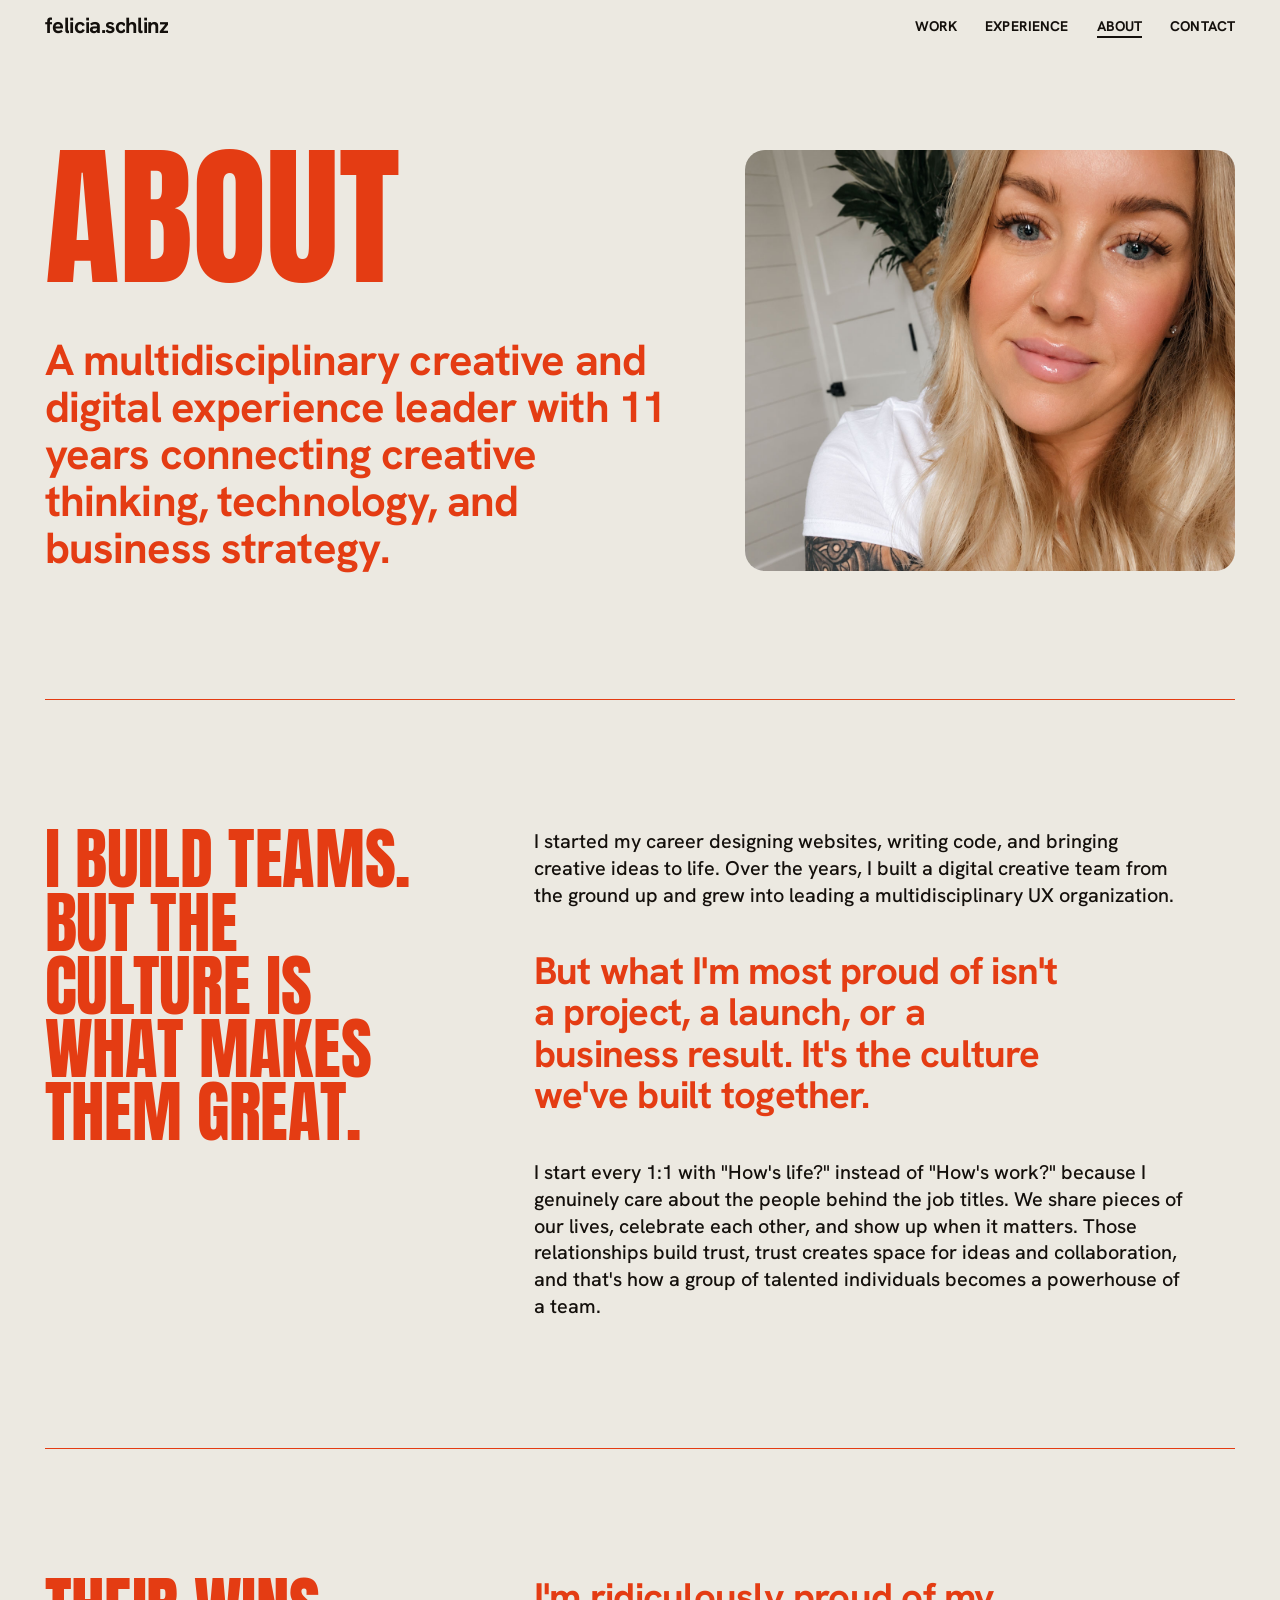
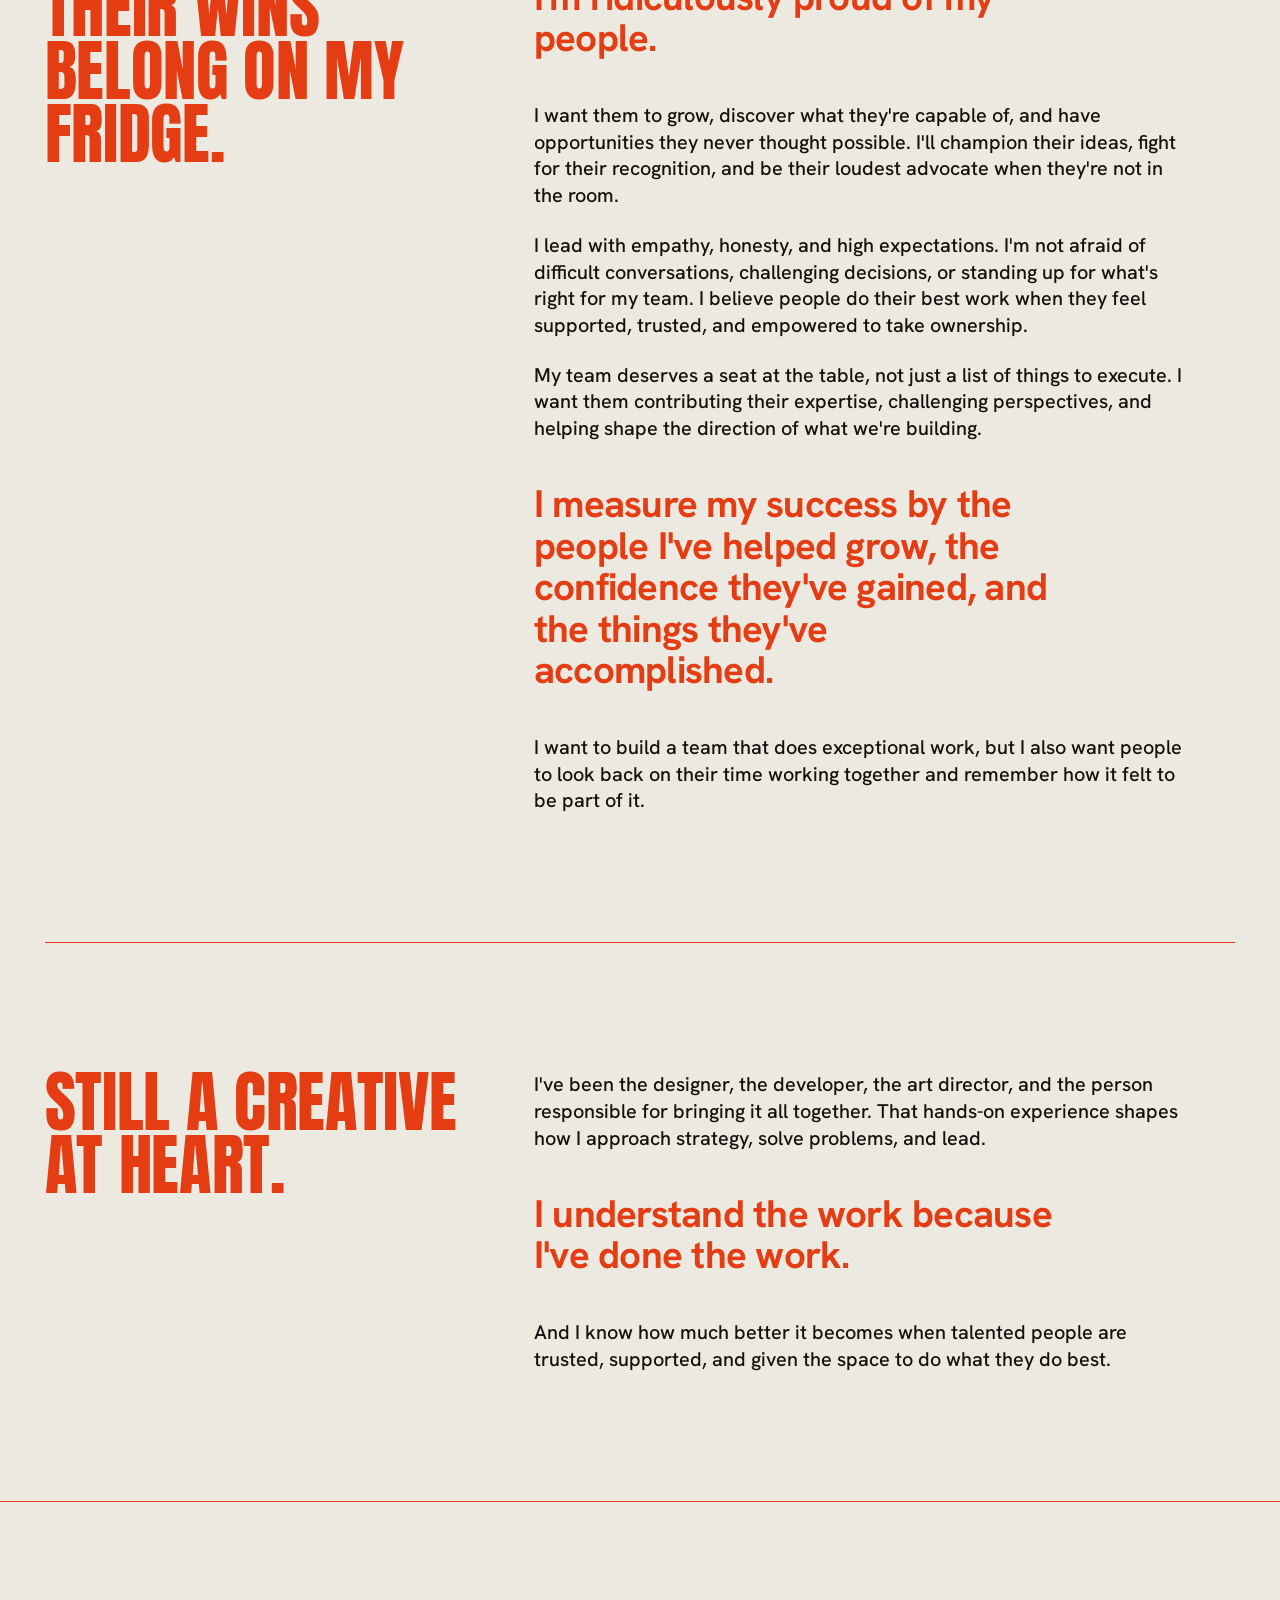
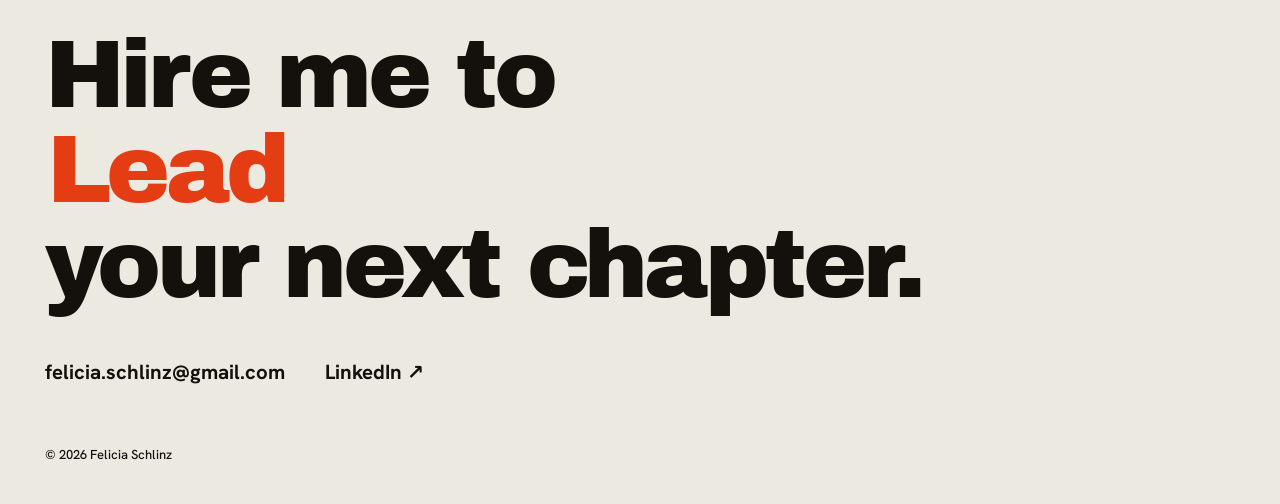
<file: about.html>
<!DOCTYPE html>
<html lang="en">
<head>
<meta charset="utf-8">
<meta name="viewport" content="width=device-width, initial-scale=1, viewport-fit=cover">
<title>About — Felicia Schlinz</title>
<link rel="preconnect" href="https://fonts.googleapis.com">
<link rel="preconnect" href="https://fonts.gstatic.com" crossorigin>
<link href="https://fonts.googleapis.com/css2?family=Anton&family=Archivo+Black&family=Hanken+Grotesk:wght@400;500;700&display=swap" rel="stylesheet">
<link rel="stylesheet" href="styles.css">
<style>
h1.page{color:var(--o);font-family:var(--display);font-weight:400;text-transform:uppercase;font-size:clamp(64px,15vw,230px);line-height:.88;margin:0;letter-spacing:-.005em}
.chap{display:grid;grid-template-columns:1fr 1.7fr;gap:clamp(24px,6vw,100px);padding-top:clamp(70px,10vw,140px);border-top:1.5px solid var(--o);margin-top:clamp(70px,10vw,140px)}
@media(max-width:800px){.chap{grid-template-columns:1fr;gap:22px}}
.chap h2{font-size:clamp(40px,5.2vw,84px);line-height:.95;position:sticky;top:90px;align-self:start}
@media(max-width:800px){.chap h2{position:static}}
.chap p{font-size:clamp(18px,1.55vw,21px);max-width:60ch;margin:0 0 1.15em}
.chap p.pull{font-size:clamp(26px,3vw,44px);font-weight:700;line-height:1.08;letter-spacing:-.02em;color:var(--o);max-width:24ch;margin:1.1em 0}
.chap p:last-child{margin-bottom:0}
.top{display:grid;grid-template-columns:1.3fr 1fr;gap:clamp(24px,5vw,80px);align-items:stretch}
.top h1.page{font-size:clamp(56px,12vw,200px)}
.top .statement{margin:clamp(28px,4vw,56px) 0 0;max-width:30ch}
@media(max-width:800px){.top{grid-template-columns:1fr}}
.photo{margin:0;position:relative;overflow:hidden;border-radius:20px;min-height:360px}
@media(max-width:800px){.photo{min-height:0;aspect-ratio:4/5}}
.photo:not(.ph){background:var(--card)}
.photo img{position:absolute;inset:0;display:block;width:100%;height:100%;object-fit:cover;object-position:70% 20%}
.photo.ph{display:flex;align-items:center;justify-content:center;background:var(--card);border:2px dashed var(--o)}
.photo .hint{position:relative;margin:16px;padding:6px 12px;border-radius:99px;background:var(--bg);color:var(--ot);font-size:13px;font-weight:700;text-align:center}
</style>
</head>
<body>
<a class="skip" href="#top">Skip to content</a>
<div id="site-nav"></div>
<script src="nav.js"></script>

<main id="top">
<section class="pad" style="padding-top:150px">
  <div class="top rv">
    <div>
      <h1 class="page">About</h1>
      <p class="statement">A multidisciplinary creative and digital experience leader with 11 years connecting creative thinking, technology, and business strategy.</p>
    </div>
    <!-- Photo: assets/Felicia.jpg (shown in its natural colors) -->
    <figure class="photo"><img src="assets/Felicia.jpg" alt="Portrait of Felicia Schlinz" width="1242" height="1242"></figure>
  </div>

  <div class="chap rv">
    <h2>I build teams. But the culture is what makes them great.</h2>
    <div>
      <p>I started my career designing websites, writing code, and bringing creative ideas to life. Over the years, I built a digital creative team from the ground up and grew into leading a multidisciplinary UX organization.</p>
      <p class="pull">But what I'm most proud of isn't a project, a launch, or a business result. It's the culture we've built together.</p>
      <p>I start every 1:1 with "How's life?" instead of "How's work?" because I genuinely care about the people behind the job titles. We share pieces of our lives, celebrate each other, and show up when it matters. Those relationships build trust, trust creates space for ideas and collaboration, and that's how a group of talented individuals becomes a powerhouse of a team.</p>
    </div>
  </div>

  <div class="chap rv">
    <h2>Their wins belong on my fridge.</h2>
    <div>
      <p class="pull" style="margin-top:0">I'm ridiculously proud of my people.</p>
      <p>I want them to grow, discover what they're capable of, and have opportunities they never thought possible. I'll champion their ideas, fight for their recognition, and be their loudest advocate when they're not in the room.</p>
      <p>I lead with empathy, honesty, and high expectations. I'm not afraid of difficult conversations, challenging decisions, or standing up for what's right for my team. I believe people do their best work when they feel supported, trusted, and empowered to take ownership.</p>
      <p>My team deserves a seat at the table, not just a list of things to execute. I want them contributing their expertise, challenging perspectives, and helping shape the direction of what we're building.</p>
      <p class="pull">I measure my success by the people I've helped grow, the confidence they've gained, and the things they've accomplished.</p>
      <p>I want to build a team that does exceptional work, but I also want people to look back on their time working together and remember how it felt to be part of it.</p>
    </div>
  </div>

  <div class="chap rv">
    <h2>Still a creative at heart.</h2>
    <div>
      <p>I've been the designer, the developer, the art director, and the person responsible for bringing it all together. That hands-on experience shapes how I approach strategy, solve problems, and lead.</p>
      <p class="pull">I understand the work because I've done the work.</p>
      <p>And I know how much better it becomes when talented people are trusted, supported, and given the space to do what they do best.</p>
    </div>
  </div>
</section>

</main>
<div id="site-footer"></div>
<script src="footer.js"></script>

<script>
  var io = new IntersectionObserver(function (es) {
    es.forEach(function (x) { if (x.isIntersecting) { x.target.classList.add('in'); io.unobserve(x.target); } });
  }, { threshold: 0.05 });
  document.querySelectorAll('.rv').forEach(function (el) { io.observe(el); });

  // until the photo file exists, show a labelled placeholder that says which file to add
  var photo = document.querySelector('.photo'), pimg = photo.querySelector('img');
  function noPhoto() {
    photo.classList.add('ph');
    photo.innerHTML = '<span class="hint">Add photo: ' + pimg.getAttribute('src') + '</span>';
  }
  pimg.addEventListener('error', noPhoto);
  if (pimg.complete && pimg.naturalWidth === 0) noPhoto();
</script>
</body>
</html>
</file>
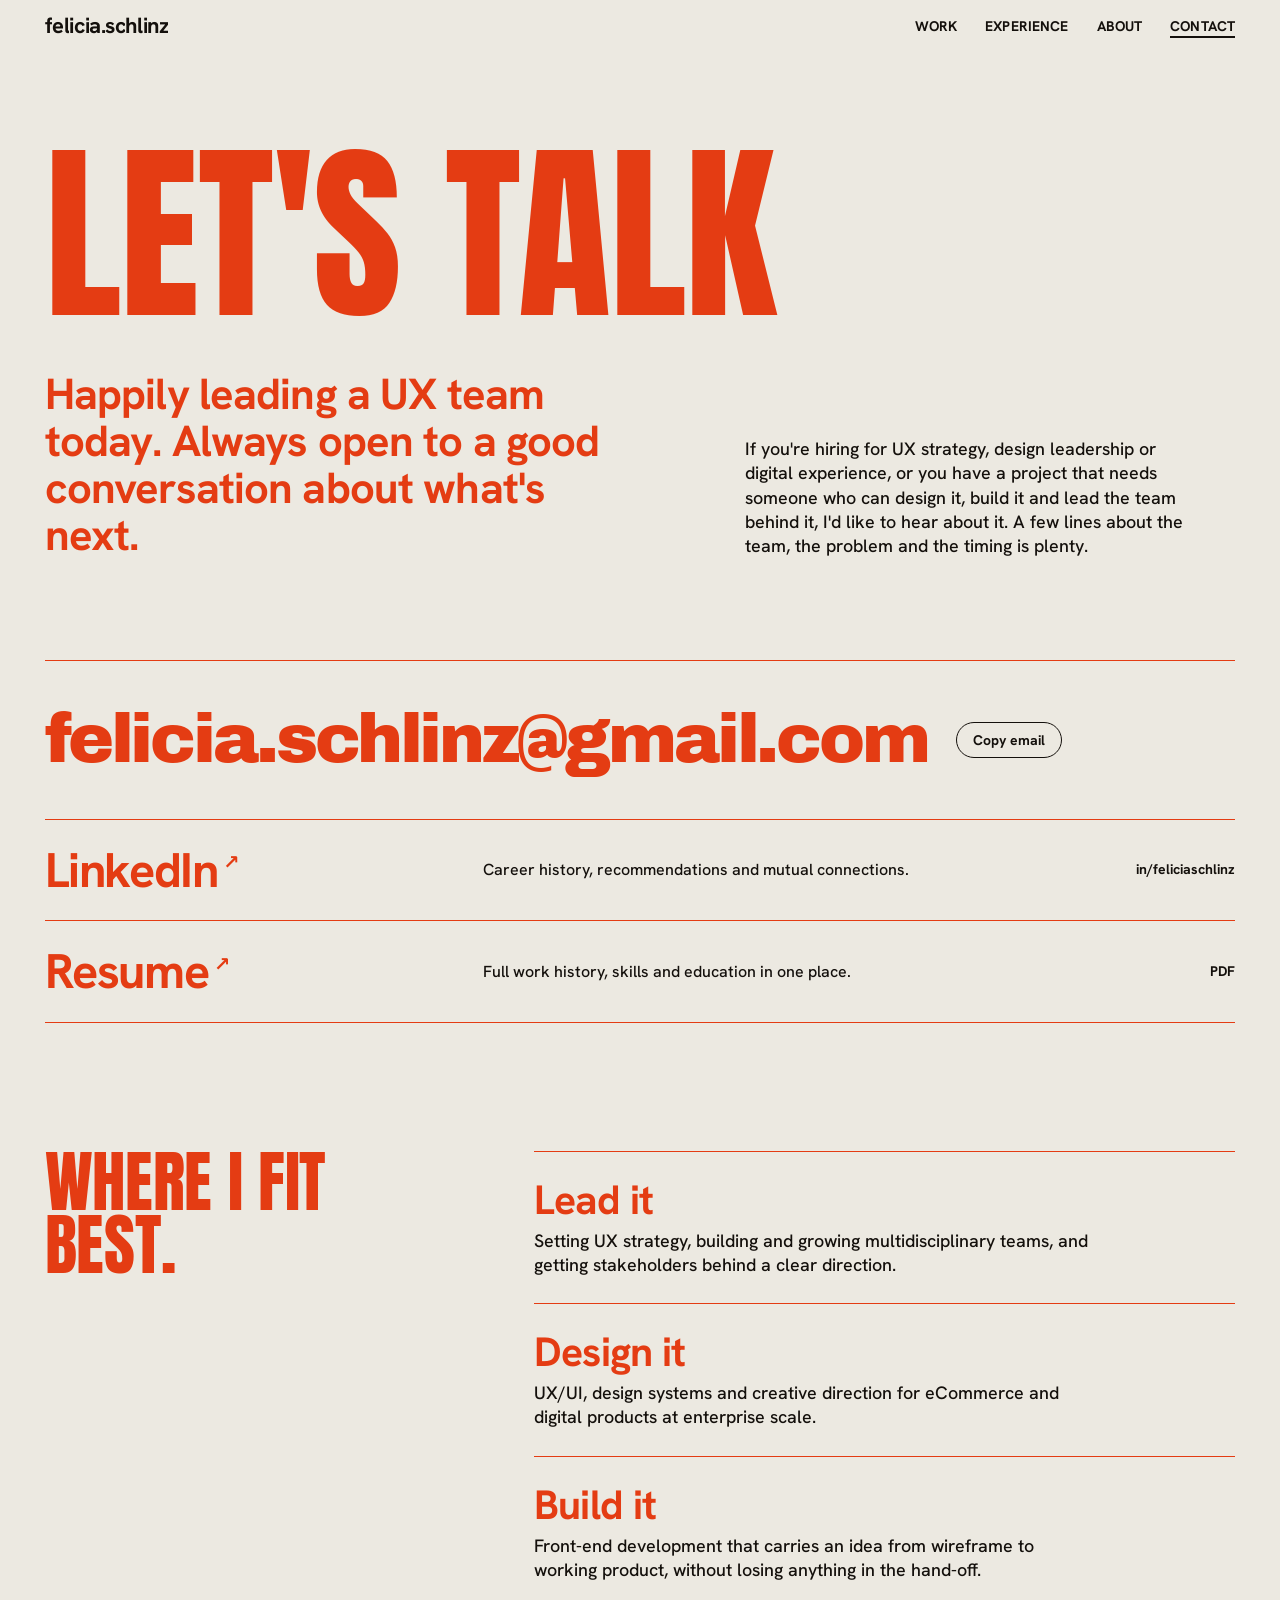
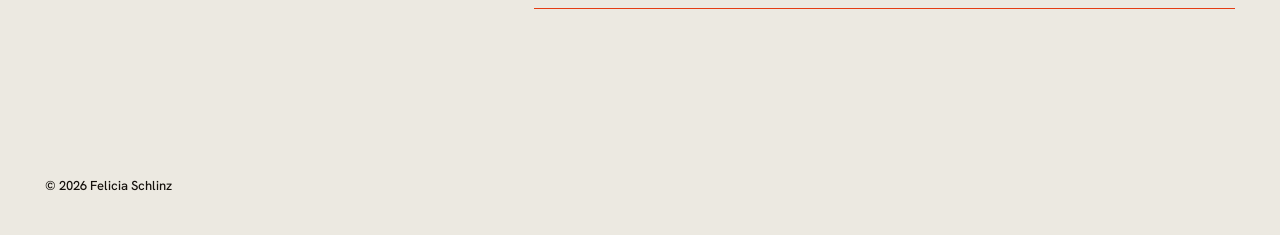
<file: contact.html>
<!DOCTYPE html>
<html lang="en">
<head>
<meta charset="utf-8">
<meta name="viewport" content="width=device-width, initial-scale=1, viewport-fit=cover">
<title>Contact — Felicia Schlinz</title>
<meta name="description" content="Get in touch with Felicia Schlinz, UX strategy and digital experience leader.">
<link rel="preconnect" href="https://fonts.googleapis.com">
<link rel="preconnect" href="https://fonts.gstatic.com" crossorigin>
<link href="https://fonts.googleapis.com/css2?family=Anton&family=Archivo+Black&family=Hanken+Grotesk:wght@400;500;700&display=swap" rel="stylesheet">
<link rel="stylesheet" href="styles.css">
<style>
h1.page{color:var(--o);font-family:var(--display);font-weight:400;text-transform:uppercase;font-size:clamp(64px,15vw,230px);line-height:.88;margin:0;letter-spacing:-.005em}
.intro{display:grid;grid-template-columns:1.3fr 1fr;gap:clamp(24px,5vw,80px);align-items:end;margin-top:clamp(28px,4vw,56px)}
.intro .statement{margin:0;max-width:24ch}
.intro p.note{font-size:clamp(17px,1.4vw,19px);max-width:46ch;margin:0}
@media(max-width:800px){.intro{grid-template-columns:1fr;gap:20px}}

/* the address is the headline */
.mail{display:flex;flex-wrap:wrap;align-items:center;gap:18px 28px;margin-top:clamp(56px,8vw,110px);padding:clamp(28px,4vw,44px) 0;border-top:1.5px solid var(--o);border-bottom:1.5px solid var(--o)}
.addr{position:relative;color:var(--o);font-family:var(--heavy);font-size:clamp(26px,5.4vw,88px);letter-spacing:-.045em;line-height:1;overflow-wrap:anywhere}
.addr::after{content:"";position:absolute;left:0;right:0;bottom:-.08em;height:.06em;background:currentColor;transform:scaleX(0);transform-origin:left;transition:transform .3s}
.addr:hover::after,.addr:focus-visible::after{transform:scaleX(1)}
.copy{font:inherit;font-weight:700;font-size:14px;color:var(--ot);background:transparent;border:1.5px solid var(--ot);border-radius:99px;padding:8px 16px;cursor:pointer;transition:background .2s,color .2s,border-color .2s}
.copy:hover{background:var(--ot);color:var(--bg)}
.copy[data-done="true"]{background:var(--o);border-color:var(--o);color:var(--ot)}

/* the other ways in, using the site's row list */
.ways{margin-top:0;border-top:0}
.ways .row{grid-template-columns:1.1fr 1.4fr 200px}
.ways .row .l{font-weight:700}
@media(max-width:800px){.ways .row{grid-template-columns:1fr}}

/* where I fit best: same layout as the About chapters */
.fit{display:grid;grid-template-columns:1fr 1.7fr;gap:clamp(24px,6vw,100px);padding-top:clamp(70px,10vw,140px)}
.fit h2{font-size:clamp(40px,5.2vw,84px);line-height:.95}
.fit .items{border-top:1.5px solid var(--o)}
.fit .item{padding:26px 0;border-bottom:1.5px solid var(--o)}
.fit h3{margin:0 0 8px;font-size:clamp(26px,3.2vw,44px);color:var(--o);letter-spacing:-.02em;line-height:1.05}
.fit p{margin:0;font-size:clamp(17px,1.4vw,19px);max-width:56ch}
@media(max-width:800px){.fit{grid-template-columns:1fr;gap:22px}}

.toast{position:fixed;left:50%;bottom:calc(24px + env(safe-area-inset-bottom,0px));transform:translate(-50%,12px);z-index:50;background:var(--ot);color:var(--bg);padding:10px 18px;border-radius:99px;font-size:14px;font-weight:700;opacity:0;pointer-events:none;transition:opacity .2s,transform .2s}
.toast.show{opacity:1;transform:translate(-50%,0)}
@media(prefers-reduced-motion:reduce){.addr::after,.copy,.toast{transition:none}}
</style>
</head>
<body>
<a class="skip" href="#top">Skip to content</a>
<div id="site-nav"></div>
<script src="nav.js"></script>

<main id="top">
<section class="pad" style="padding-top:150px">
  <h1 class="page rv">Let's talk</h1>
  <div class="intro rv">
    <p class="statement">Happily leading a UX team today. Always open to a good conversation about what's next.</p>
    <p class="note">If you're hiring for UX strategy, design leadership or digital experience, or you have a project that needs someone who can design it, build it and lead the team behind it, I'd like to hear about it. A few lines about the team, the problem and the timing is plenty.</p>
  </div>

  <div class="mail rv">
    <a class="addr" id="addr" href="mailto:felicia.schlinz@gmail.com">felicia.schlinz@gmail.com</a>
    <button class="copy" id="copy" type="button">Copy email</button>
  </div>

  <div class="list ways rv">
    <a class="row" href="https://www.linkedin.com/in/feliciaschlinz/" target="_blank" rel="noopener">
      <span class="t">LinkedIn<sup>↗</sup></span>
      <span class="d">Career history, recommendations and mutual connections.</span>
      <span class="l">in/feliciaschlinz</span>
    </a>
    <a class="row" href="assets/FeliciaSchlinz_Resume.pdf" target="_blank" rel="noopener">
      <span class="t">Resume<sup>↗</sup></span>
      <span class="d">Full work history, skills and education in one place.</span>
      <span class="l">PDF</span>
    </a>
  </div>

  <div class="fit rv">
    <h2>Where I fit best.</h2>
    <div class="items">
      <div class="item">
        <h3>Lead it</h3>
        <p>Setting UX strategy, building and growing multidisciplinary teams, and getting stakeholders behind a clear direction.</p>
      </div>
      <div class="item">
        <h3>Design it</h3>
        <p>UX/UI, design systems and creative direction for eCommerce and digital products at enterprise scale.</p>
      </div>
      <div class="item">
        <h3>Build it</h3>
        <p>Front-end development that carries an idea from wireframe to working product, without losing anything in the hand-off.</p>
      </div>
    </div>
  </div>
</section>
</main>

<div id="site-footer"></div>
<script src="footer.js"></script>

<div class="toast" id="toast" role="status" aria-live="polite"></div>

<script>
  var io = new IntersectionObserver(function (es) {
    es.forEach(function (x) { if (x.isIntersecting) { x.target.classList.add('in'); io.unobserve(x.target); } });
  }, { threshold: 0.05 });
  document.querySelectorAll('.rv').forEach(function (el) { io.observe(el); });

  (function () {
    var btn = document.getElementById('copy'), toast = document.getElementById('toast');
    var address = document.getElementById('addr').textContent.trim(), timer;
    function show(msg, ok) {
      toast.textContent = msg; toast.classList.add('show');
      if (ok) { btn.textContent = 'Copied'; btn.setAttribute('data-done', 'true'); }
      clearTimeout(timer);
      timer = setTimeout(function () {
        toast.classList.remove('show'); btn.textContent = 'Copy email'; btn.removeAttribute('data-done');
      }, 2200);
    }
    function fallback() {
      var t = document.createElement('textarea'), ok = false;
      t.value = address; t.setAttribute('readonly', ''); t.style.position = 'absolute'; t.style.left = '-9999px';
      document.body.appendChild(t); t.select();
      try { ok = document.execCommand('copy'); } catch (e) {}
      document.body.removeChild(t);
      ok ? show('Email copied', true) : show('Couldn’t copy. Select the address to copy it.');
    }
    btn.addEventListener('click', function () {
      try {
        if (navigator.clipboard && window.isSecureContext) {
          navigator.clipboard.writeText(address).then(function () { show('Email copied', true); }, fallback);
          return;
        }
      } catch (e) {}
      fallback();
    });
  })();
</script>
</body>
</html>
</file>
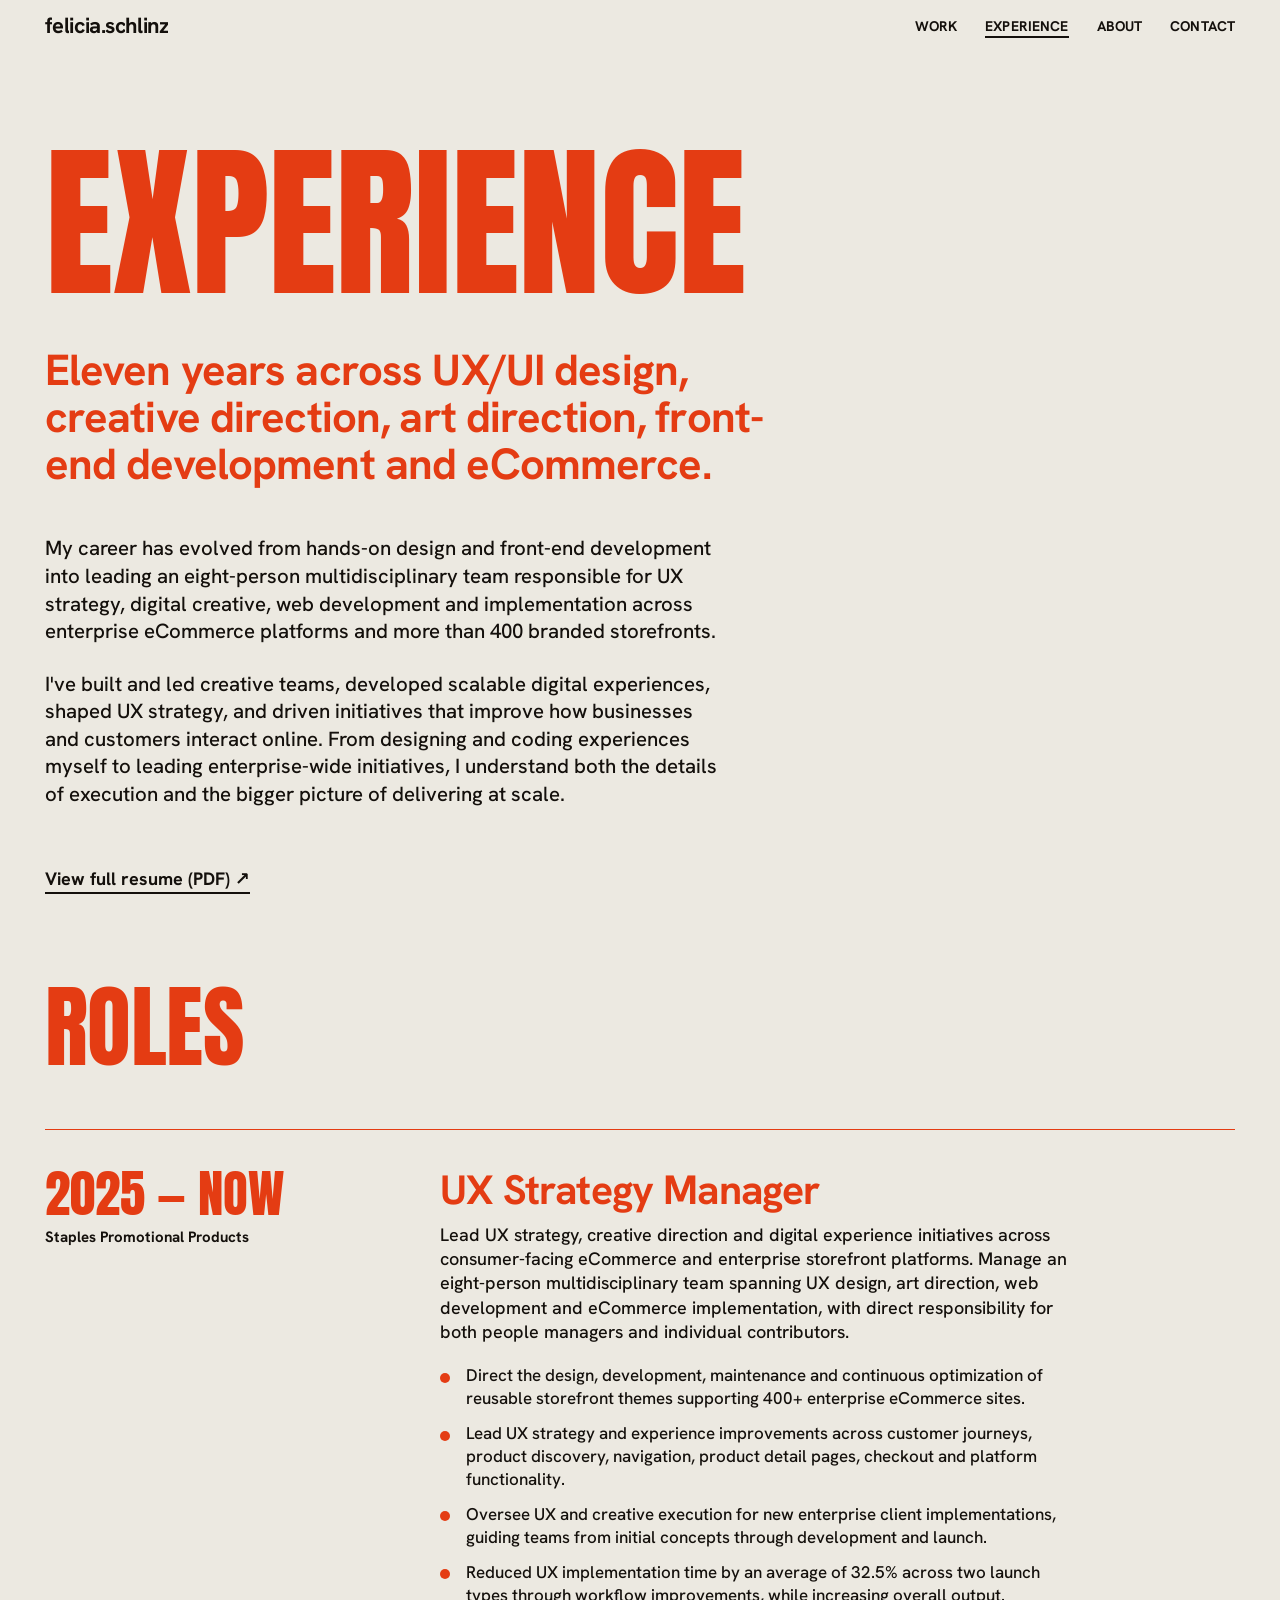
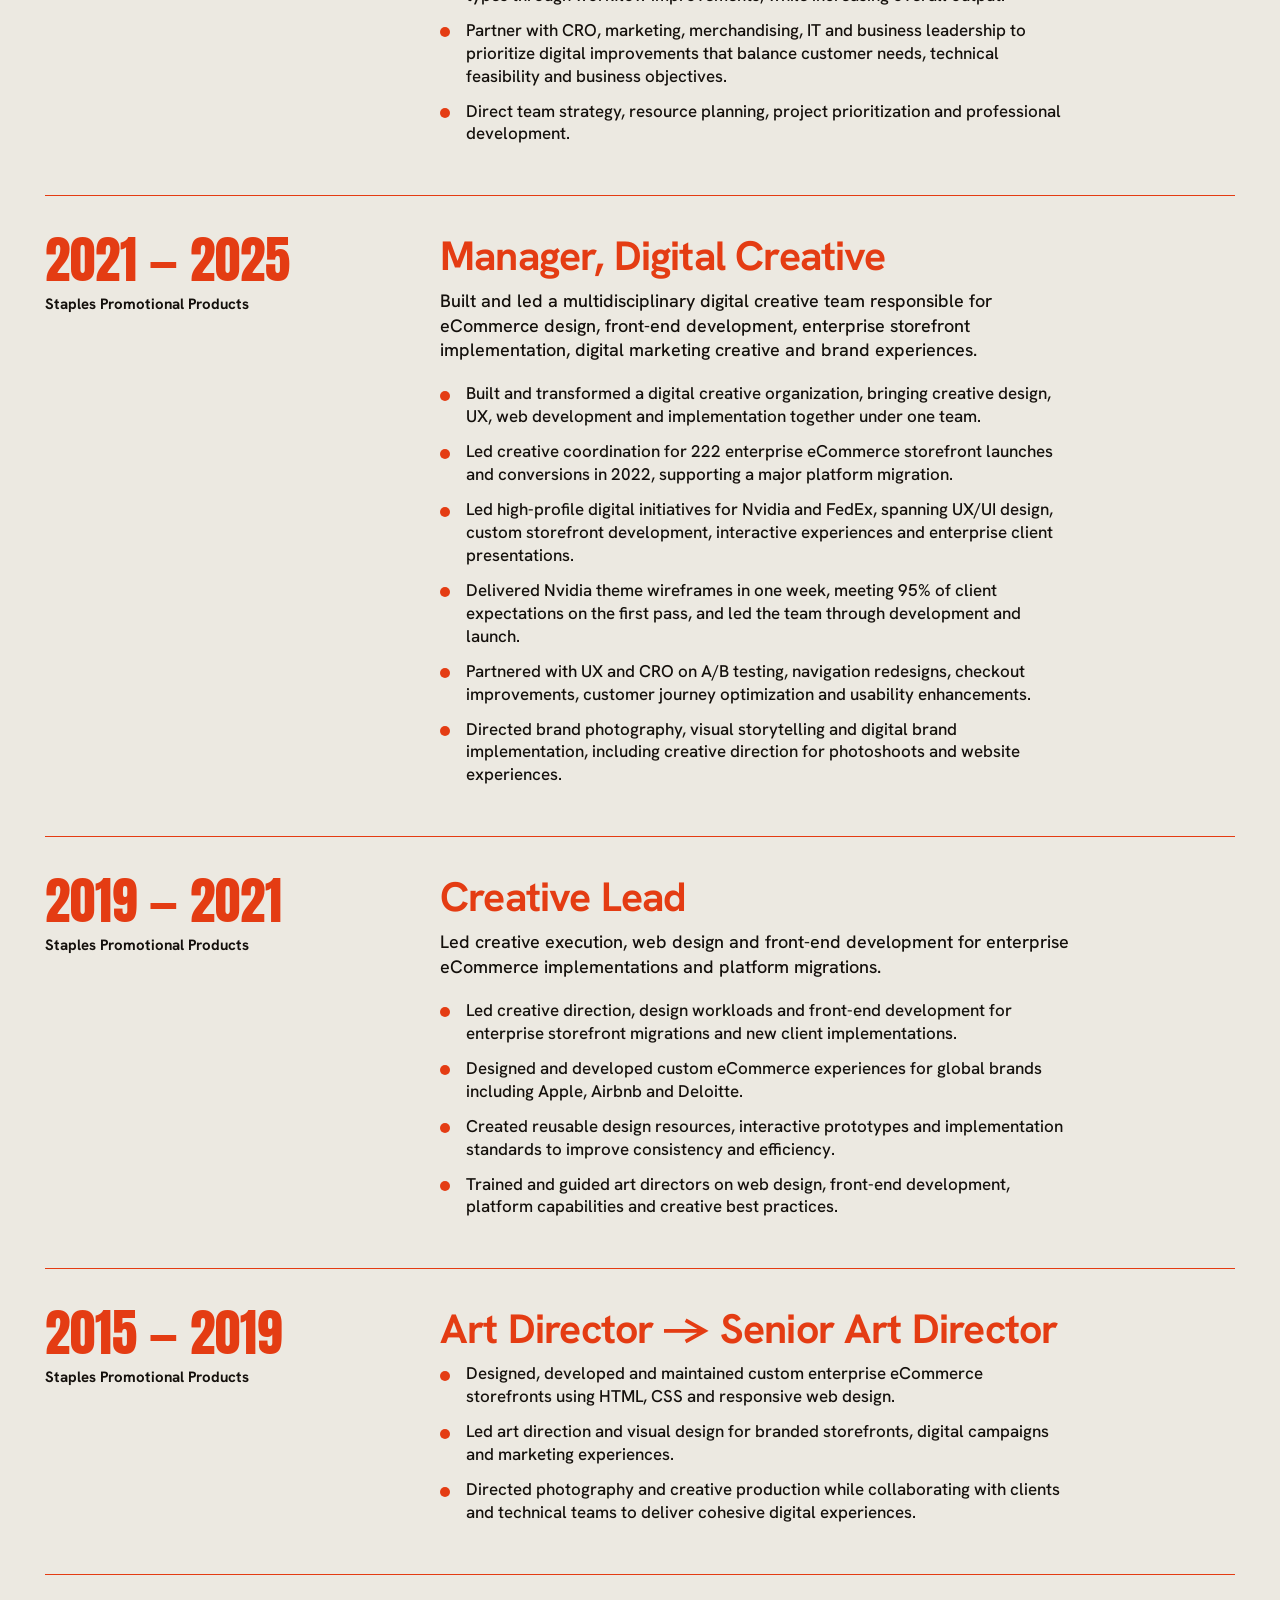
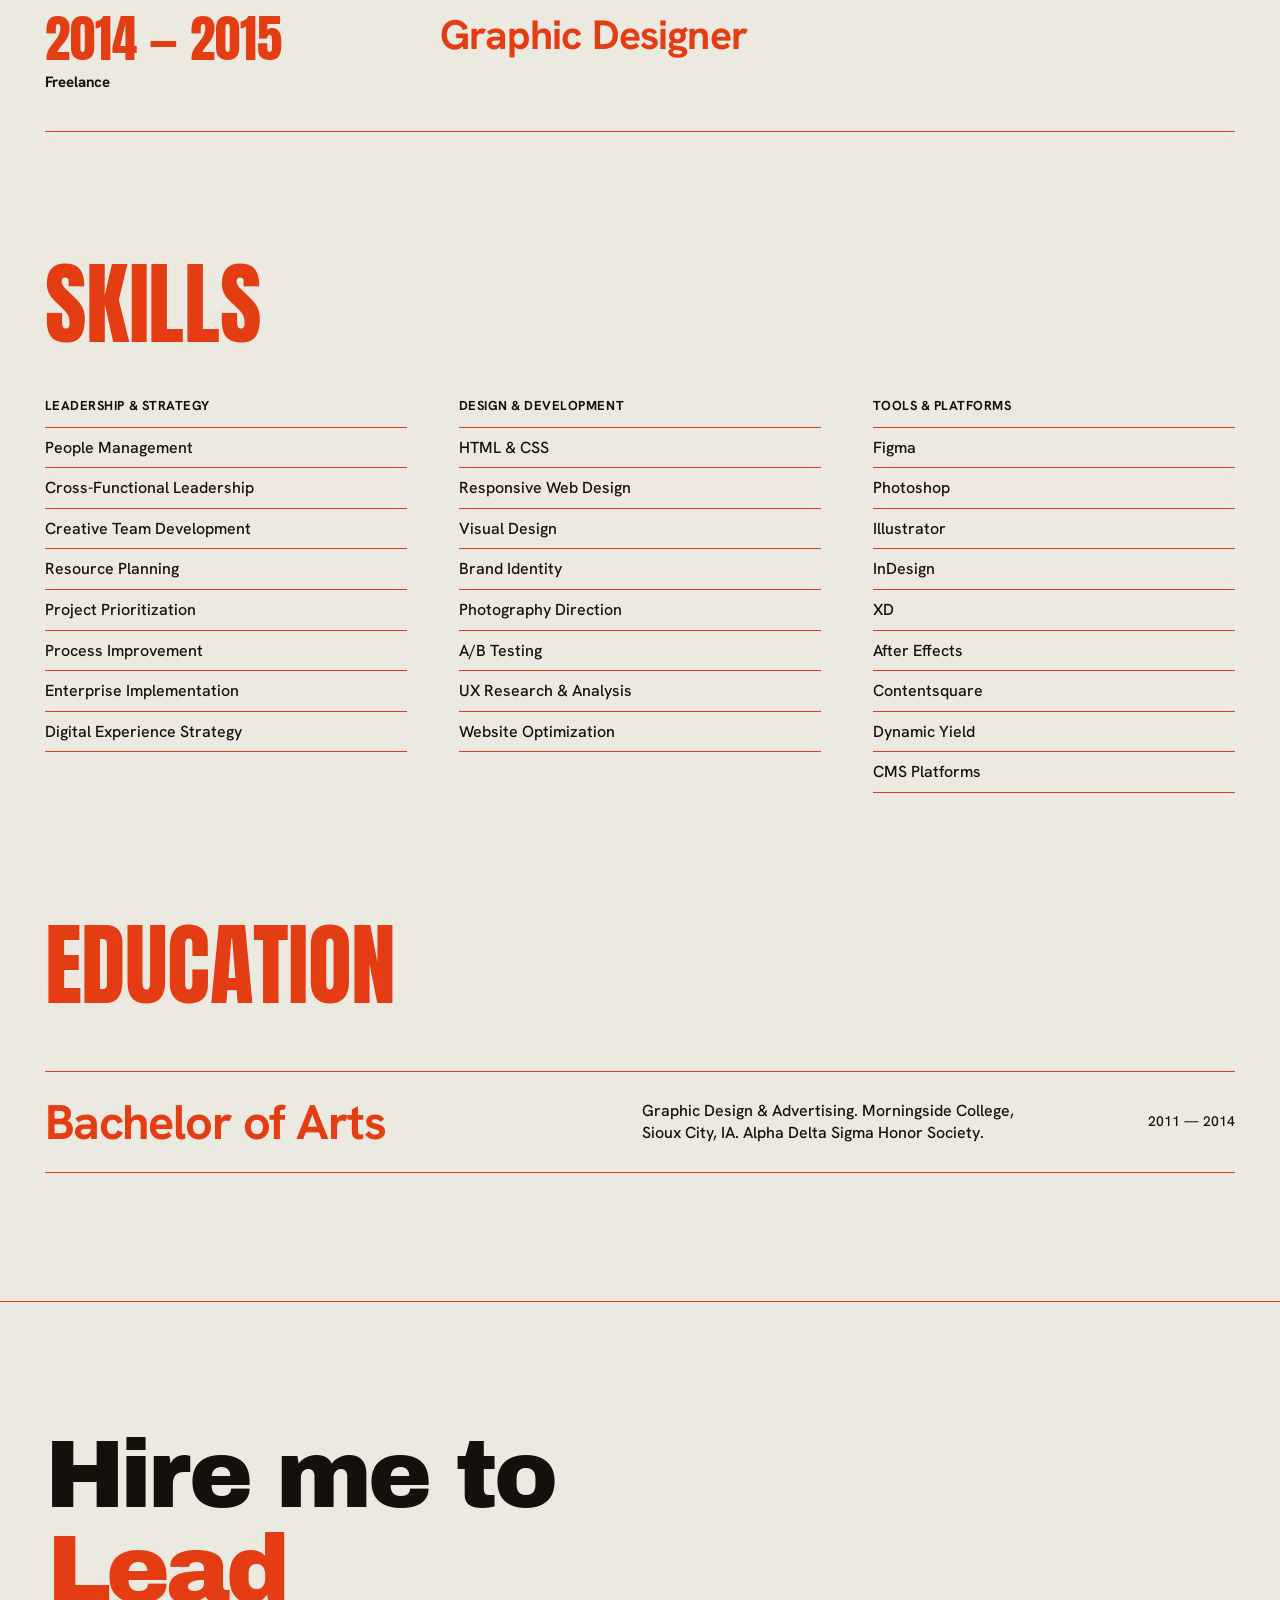
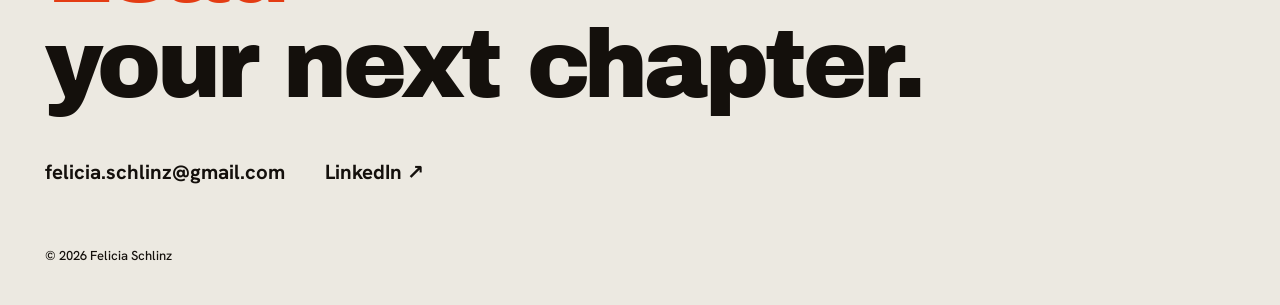
<file: experience.html>
<!DOCTYPE html>
<html lang="en">
<head>
<meta charset="utf-8">
<meta name="viewport" content="width=device-width, initial-scale=1, viewport-fit=cover">
<title>Experience — Felicia Schlinz</title>
<link rel="preconnect" href="https://fonts.googleapis.com">
<link rel="preconnect" href="https://fonts.gstatic.com" crossorigin>
<link href="https://fonts.googleapis.com/css2?family=Anton&family=Archivo+Black&family=Hanken+Grotesk:wght@400;500;700&display=swap" rel="stylesheet">
<link rel="stylesheet" href="styles.css">
<style>
h1.page{color:var(--o);font-family:var(--display);font-weight:400;text-transform:uppercase;font-size:clamp(56px,13vw,200px);line-height:.88;margin:0;letter-spacing:-.005em}
h2.sub{font-size:clamp(44px,7vw,100px)}
.prose{margin-top:48px}
.prose p{font-size:clamp(18px,1.6vw,21px);max-width:62ch;margin:0 0 1.2em}
.roles{margin-top:56px;border-bottom:1.5px solid var(--o)}
.role{display:grid;grid-template-columns:1fr 2.4fr;gap:clamp(20px,5vw,80px);padding:38px 0;border-top:1.5px solid var(--o)}
@media(max-width:800px){.role{grid-template-columns:1fr;gap:14px}}
.yrs{display:block;font-family:var(--display);color:var(--o);font-size:clamp(34px,4vw,56px);line-height:1;text-transform:uppercase}
.org{display:block;margin-top:8px;font-size:15px;font-weight:700}
.what h3{margin:0 0 12px;font-size:clamp(26px,3.2vw,44px);color:var(--o);letter-spacing:-.02em;line-height:1.05}
.sum{font-size:18px;max-width:64ch;margin:0 0 20px}
.hl{list-style:none;margin:0;padding:0;max-width:70ch}
.hl li{position:relative;padding:0 0 12px 26px;font-size:17px}
.hl li::before{content:"";position:absolute;left:0;top:.5em;width:10px;height:10px;border-radius:50%;background:var(--o)}
.skills{display:grid;grid-template-columns:repeat(3,1fr);gap:clamp(24px,4vw,56px);margin-top:48px}
@media(max-width:800px){.skills{grid-template-columns:1fr}}
.skills h3{margin:0 0 12px;font-size:13px;font-weight:700;text-transform:uppercase;letter-spacing:.04em}
.skills ul{list-style:none;margin:0;padding:0;border-top:1.5px solid var(--o)}
.skills li{padding:9px 0;border-bottom:1.5px solid var(--o);font-size:16px}
</style>
</head>
<body>
<a class="skip" href="#top">Skip to content</a>
<div id="site-nav"></div>
<script src="nav.js"></script>

<main id="top">
<section class="pad" style="padding-top:150px">
  <h1 class="page rv">Experience</h1>
  <p class="statement rv" style="margin-top:50px;max-width:30ch">Eleven years across UX/UI design, creative direction, art direction, front-end development and eCommerce.</p>
  <div class="prose rv">
    <p>My career has evolved from hands-on design and front-end development into leading an eight-person multidisciplinary team responsible for UX strategy, digital creative, web development and implementation across enterprise eCommerce platforms and more than 400 branded storefronts.</p>
    <p>I've built and led creative teams, developed scalable digital experiences, shaped UX strategy, and driven initiatives that improve how businesses and customers interact online. From designing and coding experiences myself to leading enterprise-wide initiatives, I understand both the details of execution and the bigger picture of delivering at scale.</p>
  </div>
  <a class="more rv" href="assets/FeliciaSchlinz_Resume.pdf" target="_blank" rel="noopener">View full resume (PDF) <span class="arr" aria-hidden="true">↗</span></a>
</section>

<section class="pad" id="roles" style="padding-top:clamp(50px,7vw,90px)">
  <h2 class="sub rv">Roles</h2>
  <div class="roles">
    <article class="role rv"><div class="when"><span class="yrs">2025 — Now</span><span class="org">Staples Promotional Products</span></div><div class="what"><h3>UX Strategy Manager</h3><p class="sum">Lead UX strategy, creative direction and digital experience initiatives across consumer-facing eCommerce and enterprise storefront platforms. Manage an eight-person multidisciplinary team spanning UX design, art direction, web development and eCommerce implementation, with direct responsibility for both people managers and individual contributors.</p><ul class="hl"><li>Direct the design, development, maintenance and continuous optimization of reusable storefront themes supporting 400+ enterprise eCommerce sites.</li><li>Lead UX strategy and experience improvements across customer journeys, product discovery, navigation, product detail pages, checkout and platform functionality.</li><li>Oversee UX and creative execution for new enterprise client implementations, guiding teams from initial concepts through development and launch.</li><li>Reduced UX implementation time by an average of 32.5% across two launch types through workflow improvements, while increasing overall output.</li><li>Partner with CRO, marketing, merchandising, IT and business leadership to prioritize digital improvements that balance customer needs, technical feasibility and business objectives.</li><li>Direct team strategy, resource planning, project prioritization and professional development.</li></ul></div></article>
    <article class="role rv"><div class="when"><span class="yrs">2021 — 2025</span><span class="org">Staples Promotional Products</span></div><div class="what"><h3>Manager, Digital Creative</h3><p class="sum">Built and led a multidisciplinary digital creative team responsible for eCommerce design, front-end development, enterprise storefront implementation, digital marketing creative and brand experiences.</p><ul class="hl"><li>Built and transformed a digital creative organization, bringing creative design, UX, web development and implementation together under one team.</li><li>Led creative coordination for 222 enterprise eCommerce storefront launches and conversions in 2022, supporting a major platform migration.</li><li>Led high-profile digital initiatives for Nvidia and FedEx, spanning UX/UI design, custom storefront development, interactive experiences and enterprise client presentations.</li><li>Delivered Nvidia theme wireframes in one week, meeting 95% of client expectations on the first pass, and led the team through development and launch.</li><li>Partnered with UX and CRO on A/B testing, navigation redesigns, checkout improvements, customer journey optimization and usability enhancements.</li><li>Directed brand photography, visual storytelling and digital brand implementation, including creative direction for photoshoots and website experiences.</li></ul></div></article>
    <article class="role rv"><div class="when"><span class="yrs">2019 — 2021</span><span class="org">Staples Promotional Products</span></div><div class="what"><h3>Creative Lead</h3><p class="sum">Led creative execution, web design and front-end development for enterprise eCommerce implementations and platform migrations.</p><ul class="hl"><li>Led creative direction, design workloads and front-end development for enterprise storefront migrations and new client implementations.</li><li>Designed and developed custom eCommerce experiences for global brands including Apple, Airbnb and Deloitte.</li><li>Created reusable design resources, interactive prototypes and implementation standards to improve consistency and efficiency.</li><li>Trained and guided art directors on web design, front-end development, platform capabilities and creative best practices.</li></ul></div></article>
    <article class="role rv"><div class="when"><span class="yrs">2015 — 2019</span><span class="org">Staples Promotional Products</span></div><div class="what"><h3>Art Director → Senior Art Director</h3><ul class="hl"><li>Designed, developed and maintained custom enterprise eCommerce storefronts using HTML, CSS and responsive web design.</li><li>Led art direction and visual design for branded storefronts, digital campaigns and marketing experiences.</li><li>Directed photography and creative production while collaborating with clients and technical teams to deliver cohesive digital experiences.</li></ul></div></article>
    <article class="role rv"><div class="when"><span class="yrs">2014 — 2015</span><span class="org">Freelance</span></div><div class="what"><h3>Graphic Designer</h3></div></article>
  </div>
</section>

<section class="pad" id="skills">
  <h2 class="sub rv">Skills</h2>
  <div class="skills rv">
    <div><h3>Leadership &amp; Strategy</h3><ul><li>People Management</li><li>Cross-Functional Leadership</li><li>Creative Team Development</li><li>Resource Planning</li><li>Project Prioritization</li><li>Process Improvement</li><li>Enterprise Implementation</li><li>Digital Experience Strategy</li></ul></div>
    <div><h3>Design &amp; Development</h3><ul><li>HTML &amp; CSS</li><li>Responsive Web Design</li><li>Visual Design</li><li>Brand Identity</li><li>Photography Direction</li><li>A/B Testing</li><li>UX Research &amp; Analysis</li><li>Website Optimization</li></ul></div>
    <div><h3>Tools &amp; Platforms</h3><ul><li>Figma</li><li>Photoshop</li><li>Illustrator</li><li>InDesign</li><li>XD</li><li>After Effects</li><li>Contentsquare</li><li>Dynamic Yield</li><li>CMS Platforms</li></ul></div>
  </div>
</section>

<section class="pad" id="education">
  <h2 class="sub rv">Education</h2>
  <div class="list rv">
    <div class="row"><span class="t">Bachelor of Arts</span><span class="d">Graphic Design &amp; Advertising. Morningside College, Sioux City, IA. Alpha Delta Sigma Honor Society.</span><span class="l">2011 — 2014</span></div>
  </div>
</section>

</main>
<div id="site-footer"></div>
<script src="footer.js"></script>

<script>
  var io = new IntersectionObserver(function (es) {
    es.forEach(function (x) { if (x.isIntersecting) { x.target.classList.add('in'); io.unobserve(x.target); } });
  }, { threshold: 0.08 });
  document.querySelectorAll('.rv').forEach(function (el) { io.observe(el); });
</script>
</body>
</html>
</file>
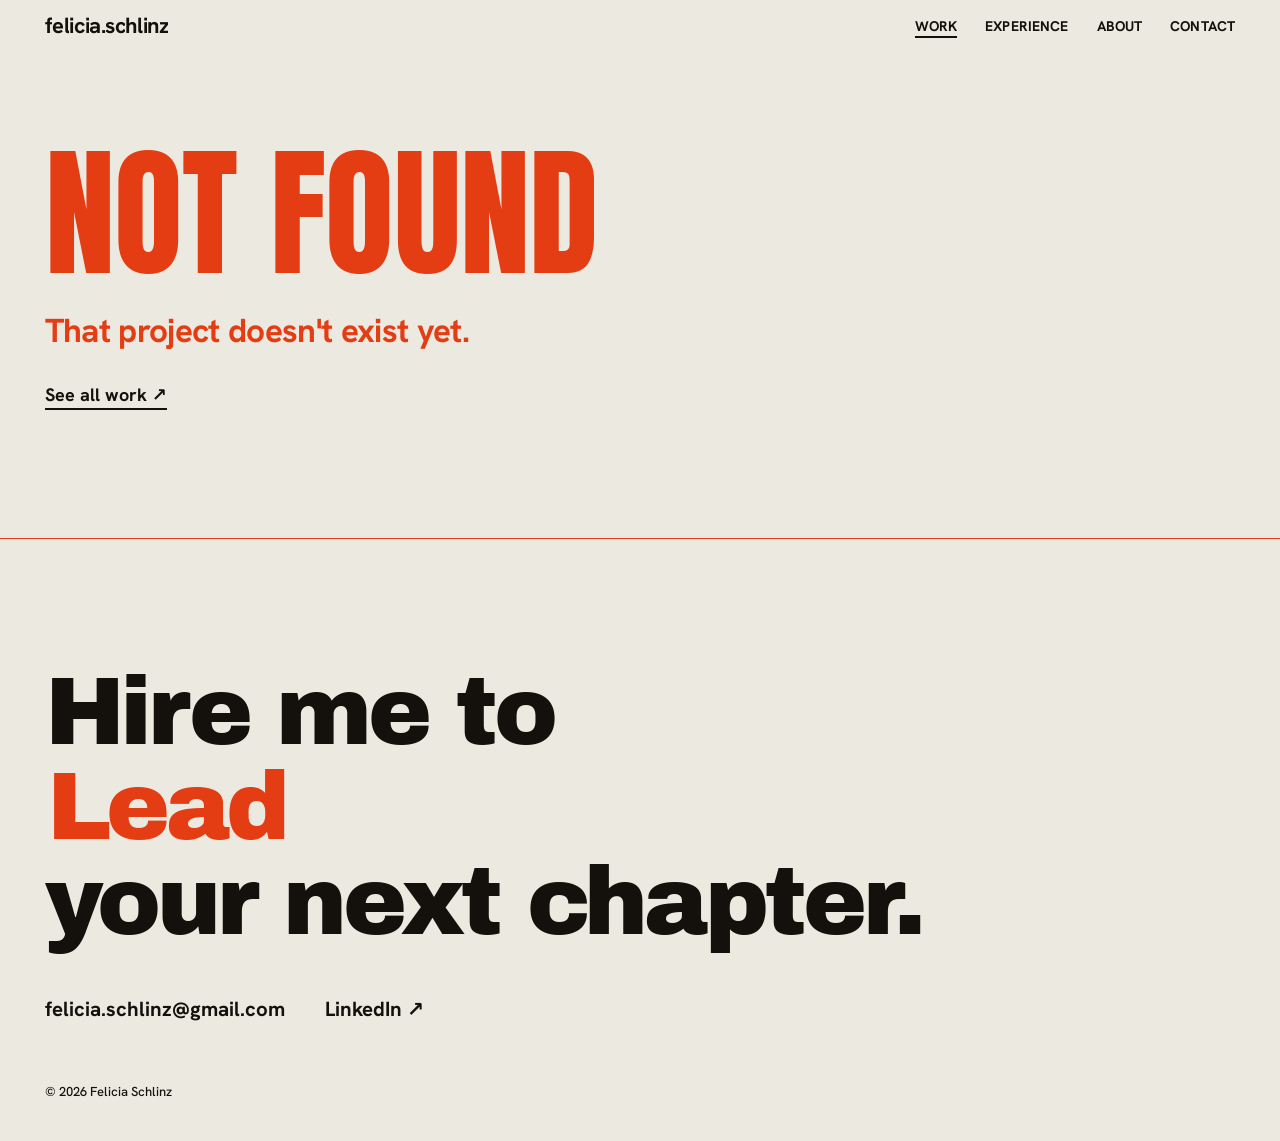
<file: project.html>
<!DOCTYPE html>
<html lang="en">
<head>
<meta charset="utf-8">
<meta name="viewport" content="width=device-width, initial-scale=1, viewport-fit=cover">
<title>Project — Felicia Schlinz</title>
<link rel="preconnect" href="https://fonts.googleapis.com">
<link rel="preconnect" href="https://fonts.gstatic.com" crossorigin>
<link href="https://fonts.googleapis.com/css2?family=Anton&family=Archivo+Black&family=Hanken+Grotesk:wght@400;500;700&display=swap" rel="stylesheet">
<link rel="stylesheet" href="styles.css">
<style>
.crumb{display:inline-block;margin-bottom:26px;font-size:14px;font-weight:700;text-transform:uppercase;letter-spacing:.01em}
.crumb a{position:relative;border-bottom:2px solid currentColor;cursor:pointer}
.crumb a::before{content:"";position:absolute;inset:-16px -22px -14px -8px} /* bigger invisible click area around the link */
.crumb a:hover{border-bottom-width:4px}
h1.pt{color:var(--o);font-family:var(--display);font-weight:400;text-transform:uppercase;font-size:clamp(56px,11vw,180px);line-height:.9;margin:0;letter-spacing:-.005em}
.lead{font-size:clamp(22px,2.6vw,36px);font-weight:700;line-height:1.1;letter-spacing:-.02em;color:var(--o);max-width:34ch;margin:36px 0 0}
.meta{display:grid;grid-template-columns:repeat(auto-fit,minmax(180px,1fr));gap:24px;margin:56px 0 0;padding-top:22px;border-top:1.5px solid var(--o)}
.meta dt{font-size:13px;font-weight:700;text-transform:uppercase;letter-spacing:.04em}
.meta dd{margin:4px 0 0;font-size:16px}
.frame{border-radius:20px;overflow:hidden;position:relative;background:var(--card)}
.frame img{display:block;width:100%;height:auto}
.frame.ph{aspect-ratio:16/10;display:flex;align-items:flex-end}
.frame .hint{margin:16px;padding:6px 12px;border-radius:99px;background:var(--bg);color:var(--ot);font-size:13px;font-weight:700;position:relative}
.blk{display:grid;grid-template-columns:1fr 2.4fr;gap:clamp(24px,5vw,80px);padding-top:clamp(70px,9vw,120px)}
@media(max-width:800px){.blk{grid-template-columns:1fr;gap:18px}}
.lab{font-family:var(--display);color:var(--o);text-transform:uppercase;font-size:clamp(34px,4vw,56px);line-height:1}
.body p{font-size:clamp(18px,1.5vw,21px);max-width:64ch;margin:0 0 1.1em}
.ach{display:grid;grid-template-columns:repeat(auto-fit,minmax(200px,1fr));gap:32px}
.ach b{display:block;font-family:var(--display);font-weight:400;color:var(--o);font-size:clamp(48px,6vw,88px);line-height:1}
.ach span{display:block;margin-top:8px;font-size:16px}
.ach b .sa{display:inline;margin:0 .06em;font-size:.6em}
.sa{font-family:var(--sans);font-weight:700;font-size:.6em;vertical-align:.14em}
.steps{list-style:none;margin:0;padding:0;border-top:1.5px solid var(--o)}
.steps li{display:grid;grid-template-columns:60px 1fr;gap:16px;padding:22px 0;border-bottom:1.5px solid var(--o)}
.steps .n{font-family:var(--display);color:var(--o);font-size:32px;line-height:1}
.steps h3{margin:0 0 6px;font-size:clamp(22px,2.4vw,32px);color:var(--o);letter-spacing:-.02em;line-height:1.05}
.steps p{margin:0;font-size:17px}
.hlist{list-style:none;margin:0;padding:0;border-top:1.5px solid var(--o)}
.hlist li{padding:16px 0 16px 30px;border-bottom:1.5px solid var(--o);position:relative;font-size:18px}
.hlist li b{color:var(--o)}
.hlist li::before{content:"";position:absolute;left:0;top:25px;width:12px;height:12px;border-radius:50%;background:var(--o)}
.gal{display:grid;grid-template-columns:1fr 1fr;gap:20px;margin-top:clamp(60px,8vw,110px)}
.gal figure{margin:0}
.gal figure.wide{grid-column:1/-1}
@media(max-width:700px){.gal{grid-template-columns:1fr}}
.gal figcaption{font-size:14px;margin-top:8px}
.body .quote{font-size:clamp(26px,3.6vw,52px);font-weight:700;line-height:1.08;letter-spacing:-.02em;color:var(--o);margin:0;max-width:30ch}
.next{display:block;margin-top:clamp(80px,10vw,140px);border-top:1.5px solid var(--o);border-bottom:1.5px solid var(--o);padding:34px 0;transition:background .3s,padding .3s}
.next small{display:block;font-size:13px;font-weight:700;text-transform:uppercase;letter-spacing:.04em}
.next b{display:block;font-family:var(--display);font-weight:400;text-transform:uppercase;color:var(--o);font-size:clamp(44px,9vw,140px);line-height:.95}
.next:hover{background:var(--o);padding-left:20px;padding-right:20px}
.next:hover b{color:var(--bg)}
</style>
</head>
<body>
<a class="skip" href="#top">Skip to content</a>
<div id="site-nav"></div>
<script src="nav.js"></script>

<main id="top"><div id="project"></div></main>
<div id="site-footer"></div>
<script src="footer.js"></script>

<script src="projects.js"></script>
<script>
(function () {
  function esc(s) { return String(s).replace(/[&<>"']/g, function (c) { return { '&': '&amp;', '<': '&lt;', '>': '&gt;', '"': '&quot;', "'": '&#39;' }[c]; }); }
  function paras(a) { return (a || []).map(function (t) { return '<p>' + esc(t) + '</p>'; }).join(''); }
  function sec(label, inner) { return inner ? '<section class="pad blk rv"><div class="lab">' + label + '</div><div class="body">' + inner + '</div></section>' : ''; }
  function img(src, alt, i) {
    return '<div class="frame t' + (i % 6) + '"><img src="' + esc(src) + '" alt="' + esc(alt || '') + '" loading="lazy" data-src="' + esc(src) + '"></div>';
  }

  var root = document.getElementById('project');
  var slug = new URLSearchParams(location.search).get('p');
  var idx = PROJECTS.findIndex(function (x) { return x.slug === slug; });

  if (idx < 0) {
    root.innerHTML = '<section class="pad" style="padding-top:150px"><h1 class="pt">Not found</h1><p class="lead">That project doesn\'t exist yet.</p><a class="more" href="work.html">See all work <span class="arr" aria-hidden="true">↗</span></a></section>';
    return;
  }
  var p = PROJECTS[idx];
  document.title = p.title + ' — Felicia Schlinz';

  var meta = [['Client', p.client], ['Role', p.role], ['Team', p.team], ['Timeline', p.timeline], ['Tools', (p.tools || []).join(', ')]]
    .filter(function (m) { return m[1]; })
    .map(function (m) { return '<div><dt>' + m[0] + '</dt><dd>' + esc(m[1]) + '</dd></div>'; }).join('');

  var html = '<section class="pad" style="padding-top:150px">' +
    '<div class="crumb"><a href="work.html"><span class="arr back" aria-hidden="true">←</span> All work</a></div>' +
    '<h1 class="pt">' + esc(p.title) + '</h1>' +
    '<p class="lead">' + esc(p.summary) + '</p>' +
    (meta ? '<dl class="meta">' + meta + '</dl>' : '') +
    '</section>';

  if (p.hero) html += '<section class="pad" style="padding-top:48px">' + img(p.hero, p.title, 0) + '</section>';

  html += sec('Overview', paras(p.overview));
  html += sec('The challenge', paras(p.challenge));
  html += sec('Approach', p.approach && p.approach.length ? '<ol class="steps">' + p.approach.map(function (s, i) {
    return '<li><span class="n">' + String(i + 1).padStart(2, '0') + '</span><div><h3>' + esc(s.title) + '</h3><p>' + esc(s.text) + '</p></div></li>';
  }).join('') + '</ol>' : '');
  html += sec('By the numbers', p.achievements && p.achievements.length ? '<div class="ach">' + p.achievements.map(function (a) {
    return '<div><b>' + esc(a.value).replace(/[→↗←↑↓]/g, '<span class="sa">$&</span>') + '</b><span>' + esc(a.label) + '</span></div>';
  }).join('') + '</div>' : '');
  html += sec('Highlights', p.highlights && p.highlights.length ? '<ul class="hlist">' + p.highlights.map(function (h) { var k = h.indexOf(': '); return '<li>' + (k > 0 && k < 60 ? '<b>' + esc(h.slice(0, k + 1)) + '</b> ' + esc(h.slice(k + 2)) : esc(h)) + '</li>'; }).join('') + '</ul>' : '');

  if (p.gallery && p.gallery.length) {
    html += '<section class="pad"><div class="gal">' + p.gallery.map(function (g, i) {
      return '<figure class="rv' + (g.wide ? ' wide' : '') + '">' + img(g.src, g.alt, i + 1) + (g.caption ? '<figcaption>' + esc(g.caption) + '</figcaption>' : '') + '</figure>';
    }).join('') + '</div></section>';
  }

  html += sec('Results', p.results && p.results.length ? '<p class="quote">' + esc(p.results[0]) + '</p>' + paras(p.results.slice(1)) : '');

  var next = null;
  for (var k = 1; k < PROJECTS.length; k++) {
    var c = PROJECTS[(idx + k) % PROJECTS.length];
    if (c.published) { next = c; break; }
  }
  if (!next) next = PROJECTS[(idx + 1) % PROJECTS.length];
  html += '<section class="pad"><a class="next" href="' + esc(next.href) + '"' + (next.external ? ' target="_blank" rel="noopener"' : '') + '><small>Next project</small><b>' + esc(next.title) + ' <span class="arr" aria-hidden="true">↗</span></b></a></section>';

  root.innerHTML = html;

  // missing images become labelled placeholders showing which file to add
  root.querySelectorAll('.frame img').forEach(function (im) {
    function bad() {
      var f = im.parentNode;
      f.classList.add('ph');
      f.innerHTML = '<span class="hint">Add image: ' + esc(im.dataset.src) + '</span>';
    }
    im.addEventListener('error', bad);
    if (im.complete && im.naturalWidth === 0) bad();
  });

  var io = new IntersectionObserver(function (es) {
    es.forEach(function (x) { if (x.isIntersecting) { x.target.classList.add('in'); io.unobserve(x.target); } });
  }, { threshold: 0.08 });
  root.querySelectorAll('.rv').forEach(function (el) { io.observe(el); });
})();
</script>
</body>
</html>
</file>
<file: styles.css>
:root{
  --bg:#ece9e1; --o:#e43c13; --ot:#14100c; --card:#faf8f3; --tint:#e3ddd0;
  --display:"Anton","Impact","Arial Narrow",sans-serif;
  --heavy:"Archivo Black","Arial Black",system-ui,sans-serif;
  --sans:"Hanken Grotesk",system-ui,-apple-system,"Segoe UI",sans-serif;
  box-sizing:border-box;
  padding-top:env(safe-area-inset-top,0px); padding-bottom:env(safe-area-inset-bottom,0px);
}
*{box-sizing:border-box}
html{scroll-behavior:smooth;scroll-padding-top:70px}
body{margin:0;background:var(--bg);color:var(--ot);font-family:var(--sans);font-weight:500;line-height:1.35;overflow-x:hidden}
a{color:inherit;text-decoration:none}
::selection{background:var(--ot);color:var(--bg)}
:focus-visible{outline:3px solid var(--ot);outline-offset:4px}

.skip{position:absolute;left:12px;top:-80px;background:var(--ot);color:var(--bg);padding:10px 16px;border-radius:8px;z-index:60;font-weight:700}
.skip:focus{top:calc(10px + env(safe-area-inset-top,0px))}
.pause{position:absolute;right:0;bottom:0;background:none;border:1.5px solid var(--ot);color:var(--ot);font:inherit;font-weight:700;font-size:13px;border-radius:99px;padding:6px 14px;cursor:pointer}
.pause:hover{background:var(--ot);color:var(--bg)}
.pad{padding-left:clamp(20px,3.5vw,48px);padding-right:clamp(20px,3.5vw,48px)}




/* hero */
.hero{padding-top:150px;overflow:hidden}
.cols{display:grid;grid-template-columns:6fr 4fr;gap:clamp(24px,4vw,56px);font-size:16px;max-width:1500px;margin:0 auto}
.cols p{margin:0;max-width:50ch}
.cols p.lead{font-size:clamp(24px,2.9vw,42px);font-weight:700;line-height:1.05;letter-spacing:-.02em;color:var(--o);max-width:none}
.cols a{text-decoration:underline;text-underline-offset:3px}
@media(max-width:800px){.cols{grid-template-columns:1fr;gap:18px}}
.stage{position:relative;margin-top:clamp(40px,8vw,110px);padding-bottom:clamp(50px,8vw,120px)}
.giant{color:var(--o);position:relative;height:29vw;margin:0;font-family:var(--heavy);letter-spacing:-.05em;text-transform:uppercase;line-height:.86;white-space:nowrap}
.ph{position:absolute;inset:0;display:flex;flex-direction:column;justify-content:center;align-items:center;font-size:12vw}
.ln{display:block;overflow:hidden;padding:.04em .02em}
.ln>span{display:block;transform:translateY(110%)}
.ph.on .ln>span{transform:none;transition:transform .85s cubic-bezier(.2,.8,.2,1);transition-delay:calc(var(--i)*.09s)}
.ph.out .ln>span{transform:translateY(-110%);transition:transform .6s cubic-bezier(.7,0,.8,.3);transition-delay:calc(var(--i)*.05s)}


.mock{position:absolute;left:55%;bottom:0;width:clamp(150px,22vw,300px);aspect-ratio:3/4;background:var(--card);border-radius:22px;padding:16px;
  box-shadow:0 30px 60px -25px rgba(120,40,10,.45);transform:rotate(-5deg);animation:float 6s ease-in-out infinite}
.mock i{display:block;border-radius:8px;background:var(--o)}
.mock .a{height:12px;width:40%;margin-bottom:12px}
.mock .b{height:46%;border-radius:14px;background:var(--tint);position:relative;overflow:hidden}
.mock .b::after{content:"";position:absolute;width:56%;aspect-ratio:1;border-radius:50%;background:var(--o);right:-10%;bottom:-18%}
.mock .c{height:12px;margin-top:14px;width:80%;opacity:.9}
.mock .d{height:12px;margin-top:8px;width:55%;opacity:.5}
.mock .e{height:32px;margin-top:16px;width:46%;border-radius:99px}
@keyframes float{50%{transform:rotate(-2deg) translateY(-14px)}}

/* generic */
section{padding:clamp(70px,10vw,140px) 0 0}
h2{color:var(--o);font-family:var(--display);font-weight:400;text-transform:uppercase;font-size:clamp(64px,15vw,230px);line-height:1;margin:0;letter-spacing:-.005em}
.statement{color:var(--o);font-size:clamp(26px,3.4vw,46px);font-weight:700;line-height:1.08;letter-spacing:-.02em;max-width:22ch;margin:0 0 18px}
.small{font-size:17px;max-width:46ch;margin:0}
.stats{display:flex;gap:clamp(24px,6vw,90px);flex-wrap:wrap;margin-top:54px}
.stats div{color:var(--o);font-family:var(--display);font-size:clamp(48px,7vw,96px);line-height:1}
.stats b{font-weight:inherit;font-variant-numeric:tabular-nums}
.stats span{color:var(--ot);display:block;font-family:var(--sans);font-size:14px;margin-top:6px;font-weight:500}

/* list rows */
.list{margin-top:60px;border-top:1.5px solid var(--o)}
.row{display:grid;grid-template-columns:1.4fr 1fr 160px;gap:24px;align-items:center;padding:26px 0;border-bottom:1.5px solid var(--o);position:relative;transition:padding .3s,background .3s,color .3s}
a.row:hover{background:var(--o);color:var(--ot);padding-left:20px;padding-right:20px}
a.row:hover .t{color:var(--bg)}
.row .t{color:var(--o);font-size:clamp(28px,3.8vw,54px);font-weight:700;letter-spacing:-.03em;line-height:1}
.row sup{font-size:.4em;margin-left:6px;display:inline-block;transition:transform .3s}
a.row:hover sup{transform:translate(4px,-4px)}
.row .d{font-size:16px}
.row .l{font-size:14px;text-align:right}
@media(max-width:800px){.row{grid-template-columns:1fr;gap:8px}.row .l{text-align:left}}
.more{display:inline-block;margin-top:34px;font-weight:700;font-size:18px;border-bottom:2px solid currentColor}

.peek{position:fixed;left:0;top:0;width:260px;height:180px;border-radius:18px;pointer-events:none;z-index:40;opacity:0;transform:translate(-999px,-999px) scale(.85);transition:opacity .2s,scale .2s;background:var(--tint)}
.peek.on{opacity:1}
.p1{background:radial-gradient(circle at 70% 60%,var(--card) 0 26%,transparent 27%),var(--o)}
.p2{background:repeating-linear-gradient(90deg,var(--o) 0 2px,transparent 2px 28px),repeating-linear-gradient(0deg,var(--o) 0 2px,transparent 2px 28px),var(--card)}
.p3{background:linear-gradient(135deg,var(--o) 0 50%,var(--card) 50%)}
.p4{background:radial-gradient(circle at 30% 50%,var(--o) 0 30%,transparent 31%),radial-gradient(circle at 70% 50%,var(--card) 0 30%,transparent 31%),var(--tint)}

/* contact */
.contact{margin-top:clamp(80px,10vw,140px);border-top:1.5px solid var(--o);color:var(--ot);padding:clamp(70px,10vw,140px) 0 60px}
.contact h2{color:var(--ot);font-size:clamp(70px,19vw,300px)}
/* footer headline: "Hire me to [Lead / Design / Build] your next chapter."
   Dark heavy type on cream, with the rotating word in orange.
   Uses .hl rather than .ln, since .ln is the hero's slide-in line and would hide the word. */
.contact h2.hire{font-family:var(--heavy);text-transform:none;font-size:clamp(28px,7.5vw,120px);line-height:.95;letter-spacing:-.045em}
.hire .hl{display:block}
.hire .sr{position:absolute;width:1px;height:1px;margin:-1px;padding:0;overflow:hidden;clip:rect(0 0 0 0);white-space:nowrap;border:0}
/* all words share one grid cell, so the slot is as wide as the longest word and nothing jumps */
.hire .rot{display:inline-grid;overflow:hidden;color:var(--o);vertical-align:bottom;padding:.04em .02em}
.hire .rot>span{grid-area:1/1;transform:translateY(105%);opacity:0;transition:transform .6s cubic-bezier(.7,0,.2,1),opacity .6s}
.hire .rot>span.on{transform:none;opacity:1}
.hire .rot>span.out{transform:translateY(-105%);opacity:0}
@media(prefers-reduced-motion:reduce){.hire .rot>span{transition:none}}
.links{display:flex;gap:16px 40px;flex-wrap:wrap;margin-top:48px;font-weight:700;font-size:clamp(17px,1.6vw,22px)}
.links a{position:relative;text-decoration:none}
.links a::after{content:"";position:absolute;left:0;right:0;bottom:-3px;height:2px;background:currentColor;transform:scaleX(0);transform-origin:left;transition:transform .25s}
.links a:hover::after,.links a:focus-visible::after{transform:scaleX(1)}
@media(prefers-reduced-motion:reduce){.links a::after{transition:none}}
footer{color:var(--ot);font-size:13px;padding:0 clamp(20px,3.5vw,48px) 40px}

.rv{opacity:0;transform:translateY(26px);transition:opacity .8s,transform .8s}
.rv.in{opacity:1;transform:none}
@media(prefers-reduced-motion:reduce){.rv{opacity:1;transform:none;transition:none}.giant span,.mock{animation:none}}

/* shared placeholder patterns and helpers (work + project pages) */
[hidden]{display:none!important}
.t0{background:radial-gradient(circle at 70% 65%,var(--bg) 0 24%,transparent 25%),var(--o)}
.t1{background:repeating-linear-gradient(90deg,var(--o) 0 2px,transparent 2px 26px),repeating-linear-gradient(0deg,var(--o) 0 2px,transparent 2px 26px),var(--card)}
.t2{background:linear-gradient(135deg,var(--o) 0 50%,var(--ot) 50%)}
.t3{background:radial-gradient(circle at 30% 50%,var(--o) 0 28%,transparent 29%),radial-gradient(circle at 70% 50%,var(--ot) 0 28%,transparent 29%),var(--card)}
.t4{background:linear-gradient(var(--o),var(--o)) 18% 28%/64% 18% no-repeat,linear-gradient(var(--bg),var(--bg)) 18% 58%/40% 10% no-repeat,var(--ot)}
.t5{background:radial-gradient(circle at 20% 80%,var(--o) 0 35%,transparent 36%),var(--tint)}

/* homepage featured work */
.feat{display:grid;grid-template-columns:repeat(2,minmax(0,1fr));gap:64px 32px;margin-top:60px}
.fc{display:block;text-decoration:none}
.fc .ft{display:block;aspect-ratio:4/3;border-radius:20px;overflow:hidden;position:relative;transition:transform .35s}
.fc .ft img{position:absolute;inset:0;width:100%;height:100%;object-fit:cover}
.fc:hover .ft,.fc:focus-visible .ft{transform:translateY(-6px) rotate(-.6deg)}
.fc .fs{display:block;margin-top:22px;color:var(--o);font-family:var(--display);text-transform:uppercase;font-size:clamp(52px,6.4vw,96px);line-height:.95}
.fc .fl{display:block;font-size:13px;font-weight:700;text-transform:uppercase;letter-spacing:.04em;margin-top:6px}
.fc .fh{display:block;font-size:clamp(18px,1.6vw,22px);font-weight:700;letter-spacing:-.015em;line-height:1.25;margin-top:14px;max-width:30ch}
.fc .fn{display:block;font-size:14px;margin-top:12px;padding-top:12px;border-top:1.5px solid var(--o)}
.fc .fn sup{font-size:.7em;margin-left:3px}
.fc:focus-visible{outline:3px solid var(--ot);outline-offset:6px;border-radius:20px}
@media(max-width:800px){.feat{grid-template-columns:1fr;gap:56px}}
@media(prefers-reduced-motion:reduce){.fc .ft{transition:none}.fc:hover .ft{transform:none}}

/* homepage selected work: list rows with a thumbnail and a highlight */
.row.wr{grid-template-columns:200px 1.55fr 1.25fr;align-items:center;gap:28px}
.row.wr .th{display:block;aspect-ratio:4/3;border-radius:12px;overflow:hidden;position:relative}
.row.wr .th img{position:absolute;inset:0;width:100%;height:100%;object-fit:cover}
.row.wr .d{line-height:1.4}
.row.wr .st{font-family:var(--display);font-weight:400;font-size:clamp(34px,3.4vw,48px);line-height:1;color:var(--o);text-transform:uppercase;vertical-align:-.08em;margin-right:6px}
.row.wr em{font-style:normal;font-size:12px;font-weight:700;text-transform:uppercase;letter-spacing:.04em}
.row.wr .d br{display:block;content:"";margin-bottom:6px}
a.row.wr:hover .st{color:var(--bg)}
@media(max-width:1000px){.row.wr{grid-template-columns:150px 1fr;gap:10px 20px}.row.wr .th{grid-row:1/4}}
@media(max-width:560px){.row.wr{grid-template-columns:1fr}.row.wr .th{grid-row:auto}}
.row.wr .cat{display:block;margin-top:10px;font-size:12px;font-weight:700;text-transform:uppercase;letter-spacing:.04em}

/* Selected work: on hover the thumbnail widens (same height, so rows below never jump) and the text slides over */
@media(hover:hover) and (min-width:1001px){
  .row.wr{transition:grid-template-columns .45s cubic-bezier(.2,.8,.2,1),padding .3s,background .3s,color .3s}
  .row.wr .th{aspect-ratio:auto;height:150px}
  a.row.wr:hover{grid-template-columns:320px 1.2fr 1.2fr}
}
@media(prefers-reduced-motion:reduce){.row.wr{transition:none}}

/* arrows on text links nudge in the direction they point */
.arr{display:inline-block;transition:transform .3s}
a:hover .arr,a:focus-visible .arr{transform:translate(.15em,-.15em)}
a:hover .arr.back,a:focus-visible .arr.back{transform:translateX(-.25em)}
a.row:focus-visible sup{transform:translate(4px,-4px)}
.card .ct sup{display:inline-block;transition:transform .3s}
.card:hover .ct sup,.card:focus-visible .ct sup{transform:translate(3px,-3px)}
@media(prefers-reduced-motion:reduce){.arr,.row sup,.card .ct sup{transition:none}}
</file>
